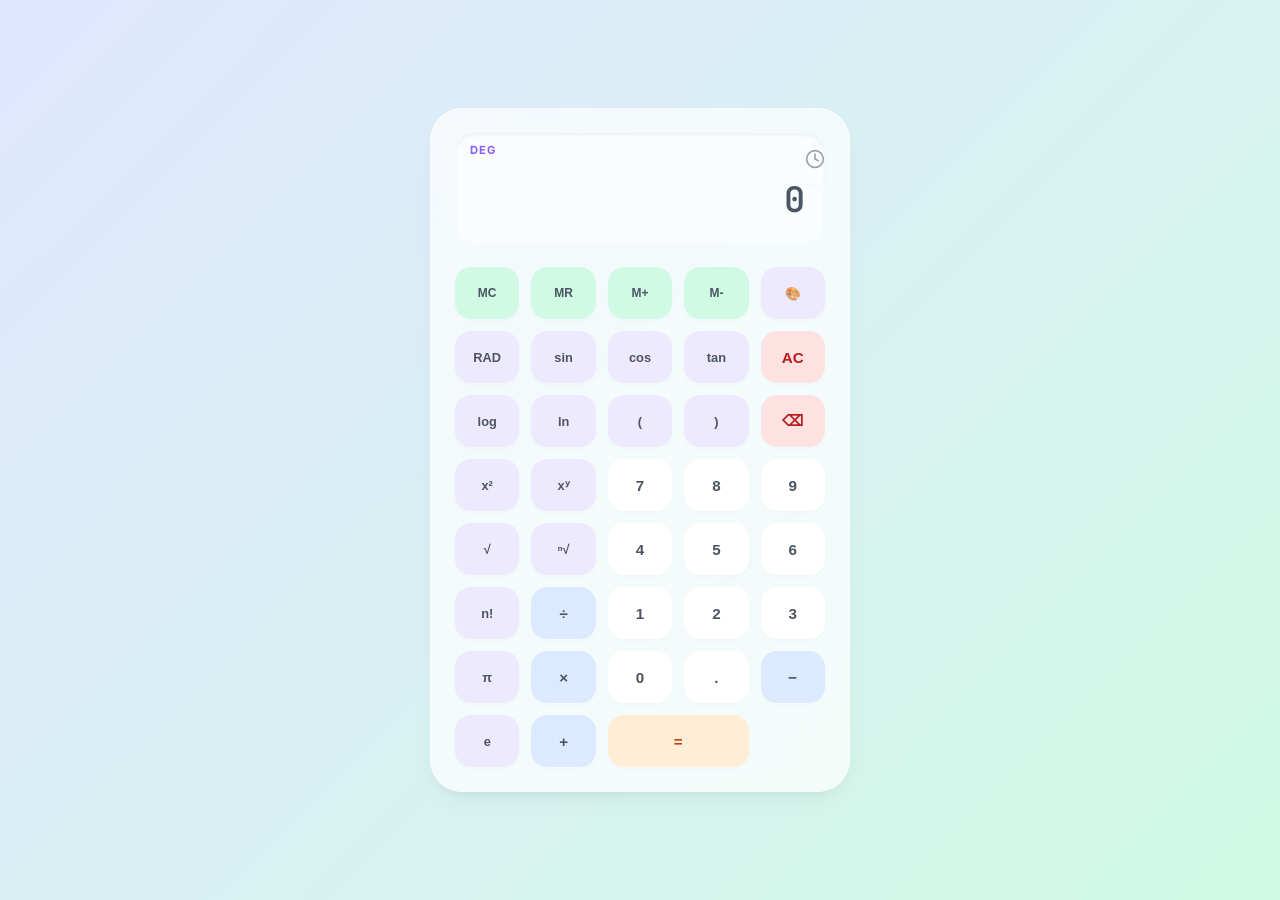
<file: index.html>
<!DOCTYPE html>
<html lang="en">
<head>
    <meta charset="UTF-8">
    <meta name="viewport" content="width=device-width, initial-scale=1.0">
    <title>Scientific Calculator</title>
    <link href="https://fonts.googleapis.com/css2?family=Inter:wght@300;400;600&family=JetBrains+Mono&display=swap" rel="stylesheet">
    <link rel="stylesheet" href="Calculator.css">
</head>
<body>

    <div class="calculator-container">
        <button class="history-btn" onclick="toggleHistory()">
            <svg width="20" height="20" viewBox="0 0 24 24" fill="none" stroke="currentColor" stroke-width="2" stroke-linecap="round" stroke-linejoin="round"><circle cx="12" cy="12" r="10"/><polyline points="12 6 12 12 16 14"/></svg>
        </button>

        <div class="screen">
            <div id="mode-label" class="mode-indicator">DEG</div>
            <div id="expression" class="expression"></div>
            <div id="result" class="result">0</div>
        </div>

        <div class="controls">
            <!-- Row 1: Memory & Scientific -->
            <button class="btn-mem" onclick="memOp('MC')">MC</button>
            <button class="btn-mem" onclick="memOp('MR')">MR</button>
            <button class="btn-mem" onclick="memOp('M+')">M+</button>
            <button class="btn-mem" onclick="memOp('M-')">M-</button>
            <button class="btn-sci" onclick="toggleTheme()">🎨</button>

            <!-- Row 2: Scientific -->
            <button class="btn-sci" onclick="toggleMode()" id="mode-btn">RAD</button>
            <button class="btn-sci" onclick="append('sin(')">sin</button>
            <button class="btn-sci" onclick="append('cos(')">cos</button>
            <button class="btn-sci" onclick="append('tan(')">tan</button>
            <button class="btn-clear" onclick="allClear()">AC</button>

            <!-- Row 3 -->
            <button class="btn-sci" onclick="append('log(')">log</button>
            <button class="btn-sci" onclick="append('ln(')">ln</button>
            <button class="btn-sci" onclick="append('(')">(</button>
            <button class="btn-sci" onclick="append(')')">)</button>
            <button class="btn-clear" onclick="backspace()">⌫</button>

            <!-- Row 4 -->
            <button class="btn-sci" onclick="append('^2')">x²</button>
            <button class="btn-sci" onclick="append('^')">xʸ</button>
            <button class="btn-num" onclick="append('7')">7</button>
            <button class="btn-num" onclick="append('8')">8</button>
            <button class="btn-num" onclick="append('9')">9</button>

            <!-- Row 5 -->
            <button class="btn-sci" onclick="append('sqrt(')">√</button>
            <button class="btn-sci" onclick="append('root(')">ⁿ√</button>
            <button class="btn-num" onclick="append('4')">4</button>
            <button class="btn-num" onclick="append('5')">5</button>
            <button class="btn-num" onclick="append('6')">6</button>

            <!-- Row 6 -->
            <button class="btn-sci" onclick="append('!')">n!</button>
            <button class="btn-op" onclick="append('/')">÷</button>
            <button class="btn-num" onclick="append('1')">1</button>
            <button class="btn-num" onclick="append('2')">2</button>
            <button class="btn-num" onclick="append('3')">3</button>

            <!-- Row 7 -->
            <button class="btn-sci" onclick="append('PI')">π</button>
            <button class="btn-op" onclick="append('*')">×</button>
            <button class="btn-num" onclick="append('0')">0</button>
            <button class="btn-num" onclick="append('.')">.</button>
            <button class="btn-op" onclick="append('-')">−</button>

            <!-- Row 8 -->
            <button class="btn-sci" onclick="append('E')">e</button>
            <button class="btn-op" onclick="append('+')">+</button>
            <button class="btn-equal" onclick="calculate()">=</button>
        </div>

        <!-- History Panel -->
        <div id="history-panel" class="history-panel">
            <div class="history-header">
                <h3>History</h3>
                <button onclick="toggleHistory()" style="background:none; box-shadow:none;">Close</button>
            </div>
            <ul id="history-list" class="history-list">
                <!-- Items added here -->
            </ul>
            <button class="btn-clear" onclick="clearHistory()" style="width:100%; margin-top:10px;">Clear History</button>
        </div>
    </div>

    <div id="toast" class="toast"></div>

    <script src="Calculator.js"></script>
</body>
</html>
</file>
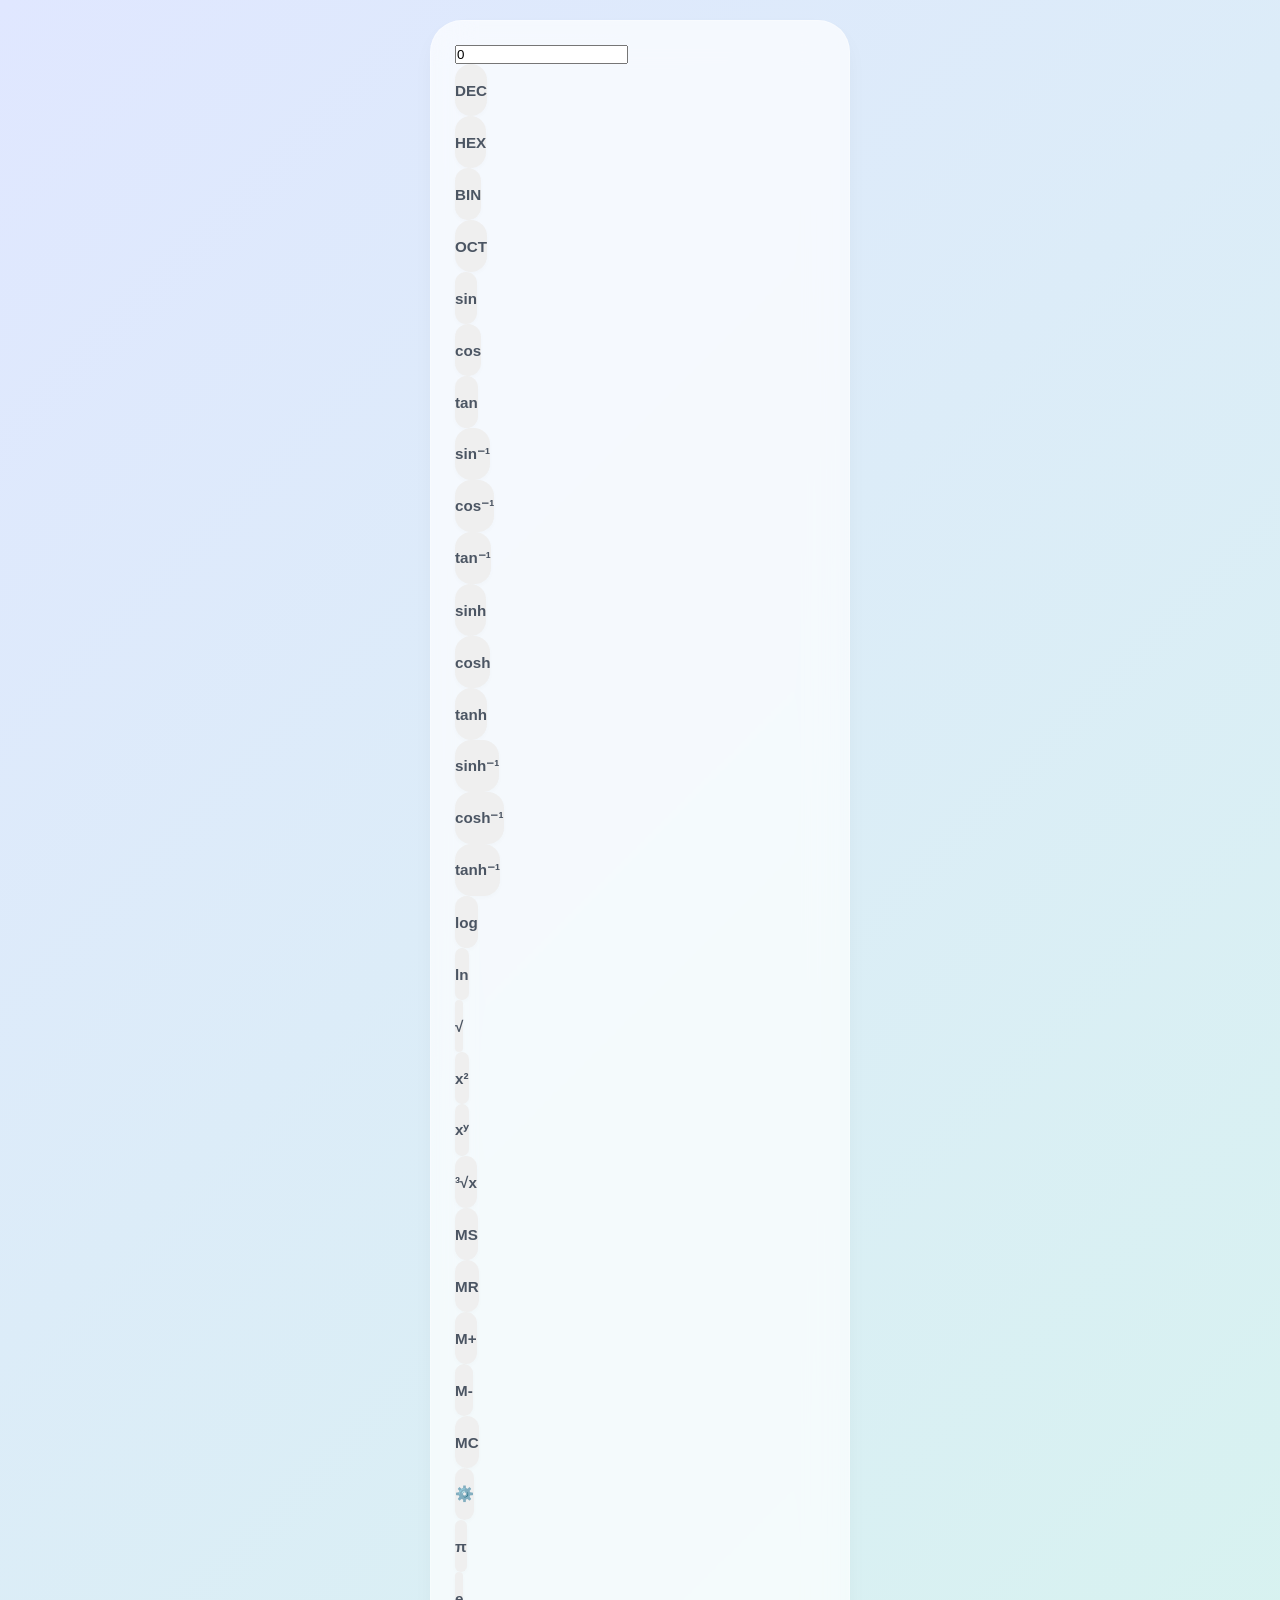
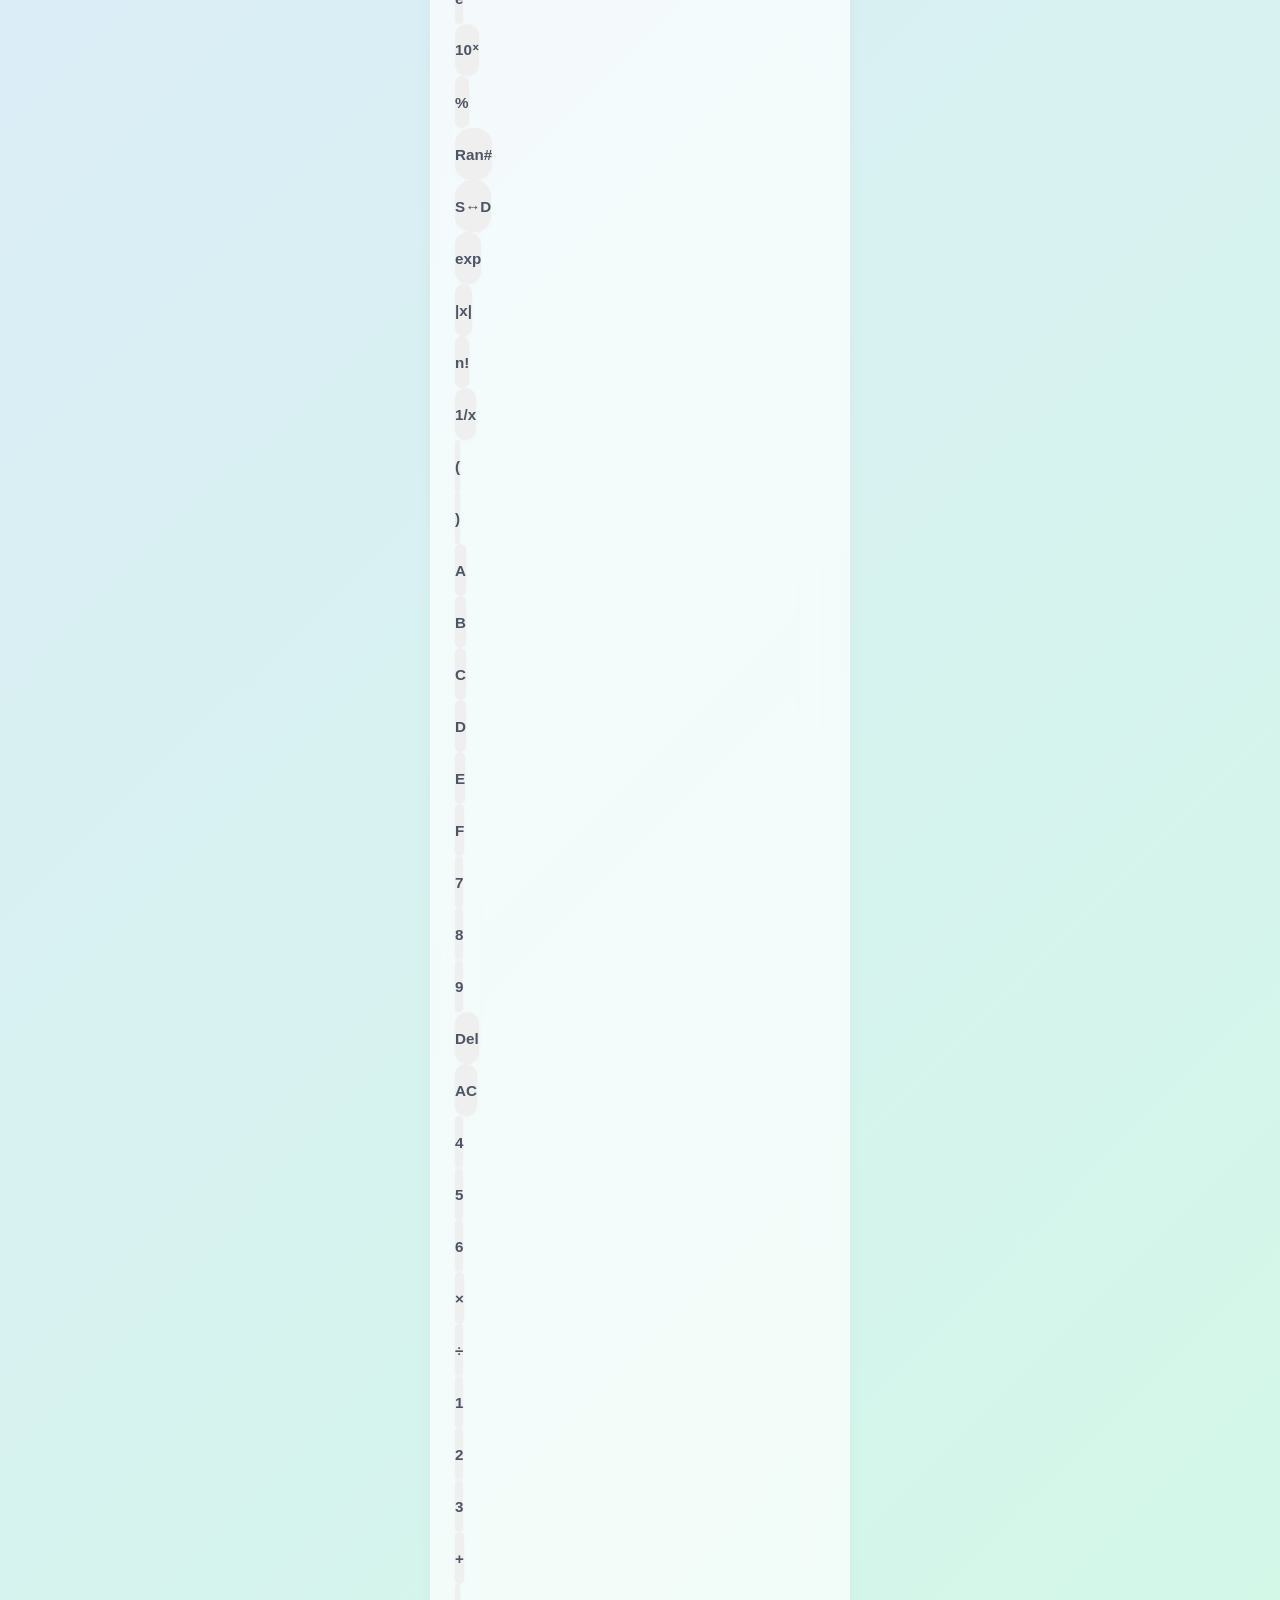
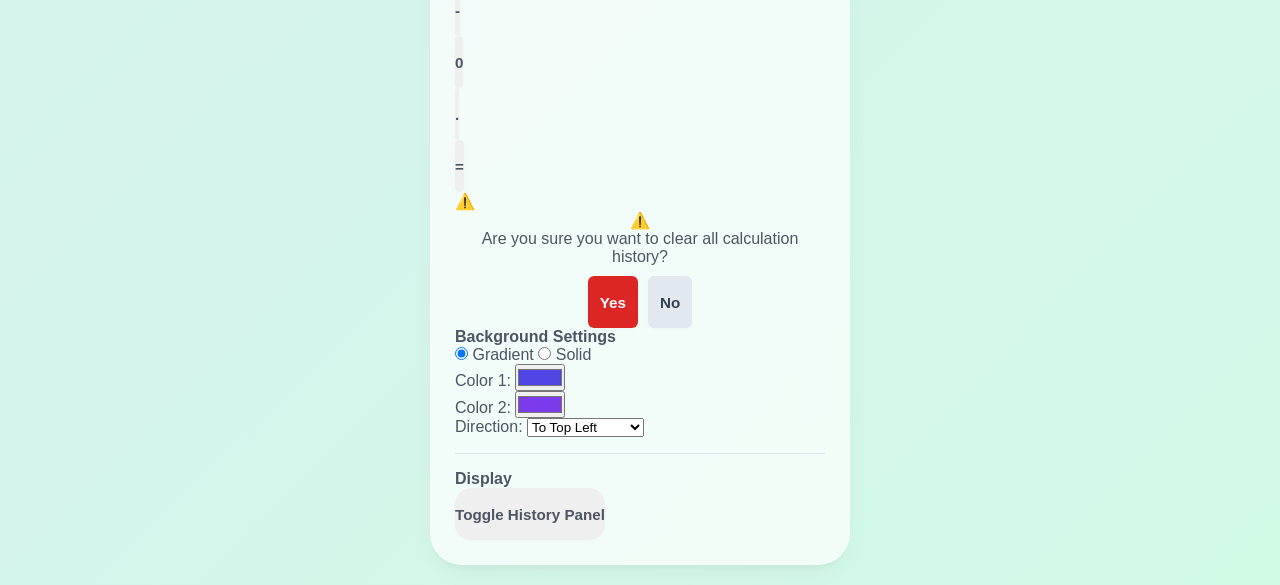
<file: Calculator.html>
<!DOCTYPE html>
<html lang="en">
<head>
  <meta charset="UTF-8">
  <meta name="viewport" content="width=device-width, initial-scale=1.0">
  <title>Scientific Calculator</title>
  <link rel="stylesheet" href="Calculator.css">
</head>
<body>
  <div class="calculator-container">
    <div class="calculator">
      <div id="display-container">
        <div id="expression"></div>
        <input type="text" id="display" value="0" readonly>
      </div>
      
      <div class="number-system">
        <button class="number-system-btn active" data-base="dec">DEC</button>
        <button class="number-system-btn" data-base="hex">HEX</button>
        <button class="number-system-btn" data-base="bin">BIN</button>
        <button class="number-system-btn" data-base="oct">OCT</button>
      </div>

      <div class="buttons-grid">
        <!-- Row 1: Basic trig functions and their inverses -->
        <button onclick="appendFunction('sin')" class="function" style="grid-column: span 2;">sin</button>
        <button onclick="appendFunction('cos')" class="function" style="grid-column: span 2;">cos</button>
        <button onclick="appendFunction('tan')" class="function" style="grid-column: span 2;">tan</button>
        <button onclick="appendFunction('asin')" class="function" style="grid-column: span 2;">sin⁻¹</button>
        <button onclick="appendFunction('acos')" class="function" style="grid-column: span 2;">cos⁻¹</button>
        <button onclick="appendFunction('atan')" class="function" style="grid-column: span 2;">tan⁻¹</button>

        <!-- Row 2: Hyperbolic functions and their inverses -->
        <button onclick="appendFunction('sinh')" class="function" style="grid-column: span 2;">sinh</button>
        <button onclick="appendFunction('cosh')" class="function" style="grid-column: span 2;">cosh</button>
        <button onclick="appendFunction('tanh')" class="function" style="grid-column: span 2;">tanh</button>
        <button onclick="appendFunction('asinh')" class="function" style="grid-column: span 2;">sinh⁻¹</button>
        <button onclick="appendFunction('acosh')" class="function" style="grid-column: span 2;">cosh⁻¹</button>
        <button onclick="appendFunction('atanh')" class="function" style="grid-column: span 2;">tanh⁻¹</button>

        <!-- Row 3: Log, power, and root functions -->
        <button onclick="appendFunction('log')" class="function" style="grid-column: span 2;">log</button>
        <button onclick="appendFunction('ln')" class="function" style="grid-column: span 2;">ln</button>
        <button onclick="appendFunction('sqrt')" class="function" style="grid-column: span 2;">√</button>
        <button onclick="appendValue('**2')" class="function" style="grid-column: span 2;">x²</button>
        <button onclick="appendValue('**')" class="function" style="grid-column: span 2;">xʸ</button>
        <button onclick="appendFunction('cbrt')" class="function" style="grid-column: span 2;">³√x</button>

        <!-- Row 4: Memory functions and constants -->
        <button onclick="memoryStore()" class="memory" style="grid-column: span 2;">MS</button>
        <button onclick="memoryRecall()" class="memory" style="grid-column: span 2;">MR</button>
        <button onclick="memoryAdd()" class="memory" style="grid-column: span 2;">M+</button>
        <button onclick="memorySubtract()" class="memory" style="grid-column: span 2;">M-</button>
        <button onclick="memoryClear()" class="memory" style="grid-column: span 2;">MC</button>
        <button onclick="toggleSettings()" class="function settings-toggle-btn" style="grid-column: span 2;">⚙️</button>

        <!-- Row 5: Constants and special functions -->
        <button onclick="appendConstant('π')" class="constant" style="grid-column: span 2;">π</button>
        <button onclick="appendConstant('e')" class="constant" style="grid-column: span 2;">e</button>
        <button onclick="appendFunction('tenPow')" class="function" style="grid-column: span 2;">10ˣ</button>
        <button onclick="appendValue('%')" class="function" style="grid-column: span 2;">%</button>
        <button onclick="insertRandom()" class="function" style="grid-column: span 2;">Ran#</button>
        <button onclick="toggleFractionDecimal()" class="function" style="grid-column: span 2;">S↔D</button>

        <!-- Row 6: Additional functions -->
        <button onclick="appendFunction('exp')" class="function" style="grid-column: span 2;">exp</button>
        <button onclick="appendFunction('abs')" class="function" style="grid-column: span 2;">|x|</button>
        <button onclick="factorialFunction()" class="function" style="grid-column: span 2;">n!</button>
        <button onclick="reciprocal()" class="function" style="grid-column: span 2;">1/x</button>
        <button onclick="appendValue('(')" class="function" style="grid-column: span 2;">(</button>
        <button onclick="appendValue(')')" class="function" style="grid-column: span 2;">)</button>
        
        <!-- Row 7: Hex values -->
        <button onclick="appendHexValue('A')" class="hex-btn" style="grid-column: span 2;">A</button>
        <button onclick="appendHexValue('B')" class="hex-btn" style="grid-column: span 2;">B</button>
        <button onclick="appendHexValue('C')" class="hex-btn" style="grid-column: span 2;">C</button>
        <button onclick="appendHexValue('D')" class="hex-btn" style="grid-column: span 2;">D</button>
        <button onclick="appendHexValue('E')" class="hex-btn" style="grid-column: span 2;">E</button>
        <button onclick="appendHexValue('F')" class="hex-btn" style="grid-column: span 2;">F</button>
        
        <!-- Row 8: Numbers and operations -->
        <button onclick="appendValue('7')" style="grid-column: span 2;">7</button>
        <button onclick="appendValue('8')" style="grid-column: span 2;">8</button>
        <button onclick="appendValue('9')" style="grid-column: span 2;">9</button>
        <button onclick="deleteLast()" class="delete" style="grid-column: span 3;">Del</button>
        <button onclick="clearDisplay()" class="clear" style="grid-column: span 3;">AC</button>
        
        <!-- Row 9: Numbers and operations -->
        <button onclick="appendValue('4')" style="grid-column: span 2;">4</button>
        <button onclick="appendValue('5')" style="grid-column: span 2;">5</button>
        <button onclick="appendValue('6')" style="grid-column: span 2;">6</button>
        <button onclick="appendValue('*')" class="operator" style="grid-column: span 3;">×</button>
        <button onclick="appendValue('/')" class="operator" style="grid-column: span 3;">÷</button>
        
        <!-- Row 10: Numbers and operations -->
        <button onclick="appendValue('1')" style="grid-column: span 2;">1</button>
        <button onclick="appendValue('2')" class="number" style="grid-column: span 2;">2</button>
        <button onclick="appendValue('3')" style="grid-column: span 2;">3</button>
        <button onclick="appendValue('+')" class="operator" style="grid-column: span 3;">+</button>
        <button onclick="appendValue('-')" class="operator" style="grid-column: span 3;">-</button>
        
        <!-- Row 11: Zero, decimal, and equals -->
        <button onclick="appendValue('0')" style="grid-column: span 4;">0</button>
        <button onclick="appendValue('.')" style="grid-column: span 2;">.</button>
        <button onclick="calculateResult()" class="equals" style="grid-column: span 6;">=</button>
      </div>
    </div>

  <div class="history-panel">
    <div class="history-header">
      <h3>Calculation History</h3>
      <button onclick="clearAllHistory()" class="delete-history-btn" title="Clear all history">
        <svg width="16" height="16" viewBox="0 0 24 24" fill="none" xmlns="http://www.w3.org/2000/svg">
          <path d="M19 7L18.1327 19.1425C18.0579 20.1891 17.187 21 16.1378 21H7.86224C6.81296 21 5.94208 20.1891 5.86732 19.1425L5 7M10 11V17M14 11V17M15 7V4C15 3.44772 14.5523 3 14 3H10C9.44772 3 9 3.44772 9 4V7M4 7H20" stroke="currentColor" stroke-width="2" stroke-linecap="round" stroke-linejoin="round"/>
        </svg>
      </button>
    </div>
    <ul id="history-list"></ul>
  </div>
  
  <div class="notification" id="notification">
    <div class="notification-icon">⚠️</div>
    <div class="notification-message" id="notification-message"></div>
  </div>

  <div class="notification" id="confirm-modal" style="flex-direction: column; text-align: center; pointer-events: auto;">
    <div class="notification-icon">⚠️</div>
    <div class="notification-message" id="confirm-message">Are you sure you want to clear all calculation history?</div>
    <div style="margin-top:10px; display:flex; gap:10px; justify-content:center;">
      <button id="confirm-yes" style="padding:6px 12px; border:none; border-radius:6px; background:#dc2626; color:white; cursor:pointer;">Yes</button>
      <button id="confirm-no" style="padding:6px 12px; border:none; border-radius:6px; background:#e2e8f0; color:#334155; cursor:pointer;">No</button>
    </div>
  </div>
  
  <div class="settings-panel" id="settings-panel">
      <h4>Background Settings</h4>
      
      <div class="setting-row">
          <label><input type="radio" name="bg-type" value="gradient" checked> Gradient</label>
          <label><input type="radio" name="bg-type" value="solid"> Solid</label>
      </div>
  
      <div id="gradient-settings">
          <div class="setting-row">
              <label for="grad-color1">Color 1:</label>
              <input type="color" id="grad-color1" value="#4f46e5">
          </div>
          <div class="setting-row">
              <label for="grad-color2">Color 2:</label>
              <input type="color" id="grad-color2" value="#7c3aed">
          </div>
          <div class="setting-row">
              <label for="grad-direction">Direction:</label>
              <select id="grad-direction">
                  <option value="135deg">To Top Left</option>
                  <option value="to right">To Right</option>
                  <option value="to bottom">To Bottom</option>
                  <option value="45deg">To Bottom Right</option>
              </select>
          </div>
      </div>
  
      <div id="solid-settings" style="display: none;">
          <div class="setting-row">
              <label for="solid-color">Color:</label>
              <input type="color" id="solid-color" value="#4f46e5">
          </div>
      </div>
  
      <hr style="margin: 16px 0; border: none; border-top: 1px solid #e2e8f0;">
      <h4>Display</h4>
      <button onclick="toggleHistory()" class="settings-btn">Toggle History Panel</button>
  </div>

  <script src="Calculator.js">
  </script>
</body>
</html>
</file>
<file: Calculator.css>
:root {
    --bg-gradient: linear-gradient(135deg, #e0e7ff 0%, #d1fae5 100%);
    --calc-bg: rgba(255, 255, 255, 0.7);
    --screen-bg: rgba(255, 255, 255, 0.5);
    --text-main: #4b5563;
    --text-muted: #9ca3af;
    
    /* Pastel Palette */
    --p-pink: #fce7f3;
    --p-peach: #ffedd5;
    --p-blue: #dbeafe;
    --p-lavender: #ede9fe;
    --p-mint: #d1fae5;
    --p-yellow: #fef3c7;
    --p-coral: #fee2e2;
    
    --accent: #8b5cf6;
    --shadow: 0 10px 25px -5px rgba(0, 0, 0, 0.05), 0 8px 10px -6px rgba(0, 0, 0, 0.05);
    --inner-shadow: inset 0 2px 4px 0 rgba(0, 0, 0, 0.05);
}

[data-theme="dark"] {
    --bg-gradient: linear-gradient(135deg, #1e1b4b 0%, #064e3b 100%);
    --calc-bg: rgba(30, 41, 59, 0.8);
    --screen-bg: rgba(15, 23, 42, 0.6);
    --text-main: #f1f5f9;
    --text-muted: #94a3b8;
    --p-pink: #831843;
    --p-peach: #7c2d12;
    --p-blue: #1e3a8a;
    --p-lavender: #4c1d95;
    --p-mint: #064e3b;
    --p-yellow: #78350f;
    --p-coral: #7f1d1d;
}

* {
    box-sizing: border-box;
    margin: 0;
    padding: 0;
    user-select: none;
}

body {
    font-family: 'Inter', sans-serif;
    background: var(--bg-gradient);
    min-height: 100vh;
    display: flex;
    align-items: center;
    justify-content: center;
    color: var(--text-main);
    padding: 20px;
    transition: background 0.5s ease;
}

.calculator-container {
    background: var(--calc-bg);
    backdrop-filter: blur(20px);
    -webkit-backdrop-filter: blur(20px);
    border-radius: 32px;
    padding: 24px;
    width: 100%;
    max-width: 420px;
    box-shadow: var(--shadow);
    border: 1px solid rgba(255, 255, 255, 0.3);
    position: relative;
    overflow: hidden;
}

/* Screen Styles */
.screen {
    background: var(--screen-bg);
    border-radius: 20px;
    padding: 20px;
    margin-bottom: 24px;
    text-align: right;
    box-shadow: var(--inner-shadow);
    min-height: 110px;
    display: flex;
    flex-direction: column;
    justify-content: flex-end;
    gap: 4px;
    position: relative;
}

.expression {
    font-family: 'JetBrains Mono', monospace;
    font-size: 1rem;
    color: var(--text-muted);
    overflow-x: auto;
    white-space: nowrap;
    scrollbar-width: none;
}

.expression::-webkit-scrollbar { display: none; }

.result {
    font-family: 'JetBrains Mono', monospace;
    font-size: 2.2rem;
    font-weight: 600;
    overflow-x: auto;
    white-space: nowrap;
    scrollbar-width: none;
}

.mode-indicator {
    position: absolute;
    top: 10px;
    left: 15px;
    font-size: 0.7rem;
    font-weight: 700;
    text-transform: uppercase;
    color: var(--accent);
    letter-spacing: 0.1em;
}

/* Grid Layout */
.controls {
    display: grid;
    grid-template-columns: repeat(5, 1fr);
    gap: 12px;
}

button {
    border: none;
    border-radius: 16px;
    height: 52px;
    font-size: 0.95rem;
    font-weight: 600;
    cursor: pointer;
    transition: all 0.2s cubic-bezier(0.4, 0, 0.2, 1);
    color: var(--text-main);
    display: flex;
    align-items: center;
    justify-content: center;
    box-shadow: 0 2px 5px rgba(0,0,0,0.02);
}

button:hover {
    transform: translateY(-2px);
    filter: brightness(0.95);
    box-shadow: 0 4px 12px rgba(0,0,0,0.08);
}

button:active {
    transform: translateY(1px);
    filter: brightness(0.9);
}

/* Button Variations */
.btn-num { background: white; }
.btn-op { background: var(--p-blue); }
.btn-sci { background: var(--p-lavender); font-size: 0.8rem; }
.btn-mem { background: var(--p-mint); font-size: 0.75rem; }
.btn-clear { background: var(--p-coral); color: #b91c1c; }
.btn-equal { 
    background: var(--p-peach); 
    grid-column: span 2;
    color: #c2410c;
}
.btn-active {
    background: var(--accent);
    color: white;
}

/* Utilities */
.span-2 { grid-column: span 2; }

/* History Panel */
.history-btn {
    position: absolute;
    top: 24px;
    right: 24px;
    background: none;
    border: none;
    color: var(--text-muted);
    cursor: pointer;
    z-index: 10;
}

.history-panel {
    position: absolute;
    top: 0;
    right: -100%;
    width: 100%;
    height: 100%;
    background: var(--calc-bg);
    backdrop-filter: blur(30px);
    z-index: 20;
    transition: 0.3s ease-in-out;
    padding: 60px 24px 24px;
    display: flex;
    flex-direction: column;
}

.history-panel.open { right: 0; }

.history-header {
    display: flex;
    justify-content: space-between;
    align-items: center;
    margin-bottom: 20px;
}

.history-list {
    flex: 1;
    overflow-y: auto;
    list-style: none;
}

.history-item {
    padding: 12px;
    border-bottom: 1px solid rgba(0,0,0,0.05);
    cursor: pointer;
    border-radius: 8px;
    transition: background 0.2s;
}

.history-item:hover { background: rgba(0,0,0,0.03); }

.history-exp { font-size: 0.8rem; color: var(--text-muted); }
.history-res { font-size: 1.1rem; font-weight: 600; margin-top: 4px; }

/* Responsive adjustments */
@media (max-width: 400px) {
    .calculator-container {
        padding: 16px;
        border-radius: 24px;
    }
    .controls { gap: 8px; }
    button { height: 48px; border-radius: 12px; font-size: 0.85rem; }
}

.toast {
    position: fixed;
    bottom: 20px;
    left: 50%;
    transform: translateX(-50%);
    background: rgba(0,0,0,0.7);
    color: white;
    padding: 8px 16px;
    border-radius: 20px;
    font-size: 0.8rem;
    opacity: 0;
    transition: opacity 0.3s;
    pointer-events: none;
    z-index: 100;
}
</file>
